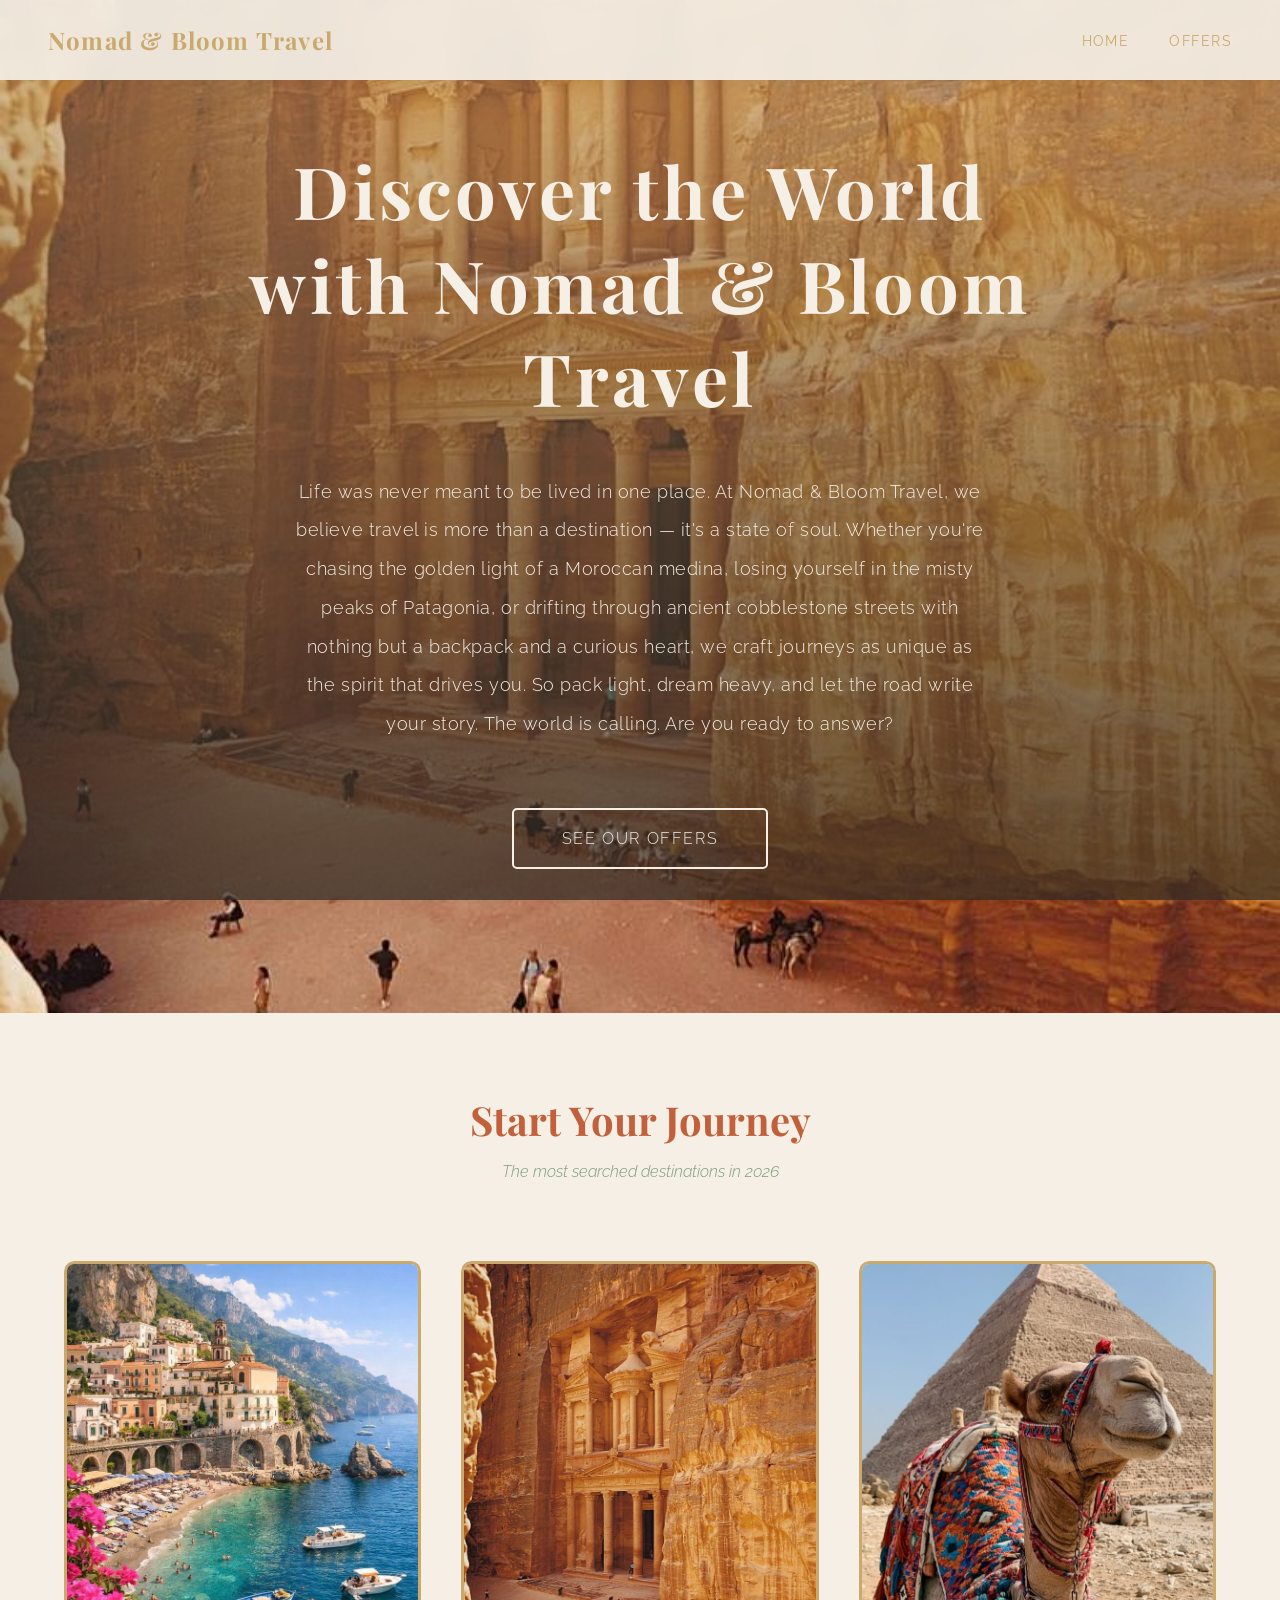
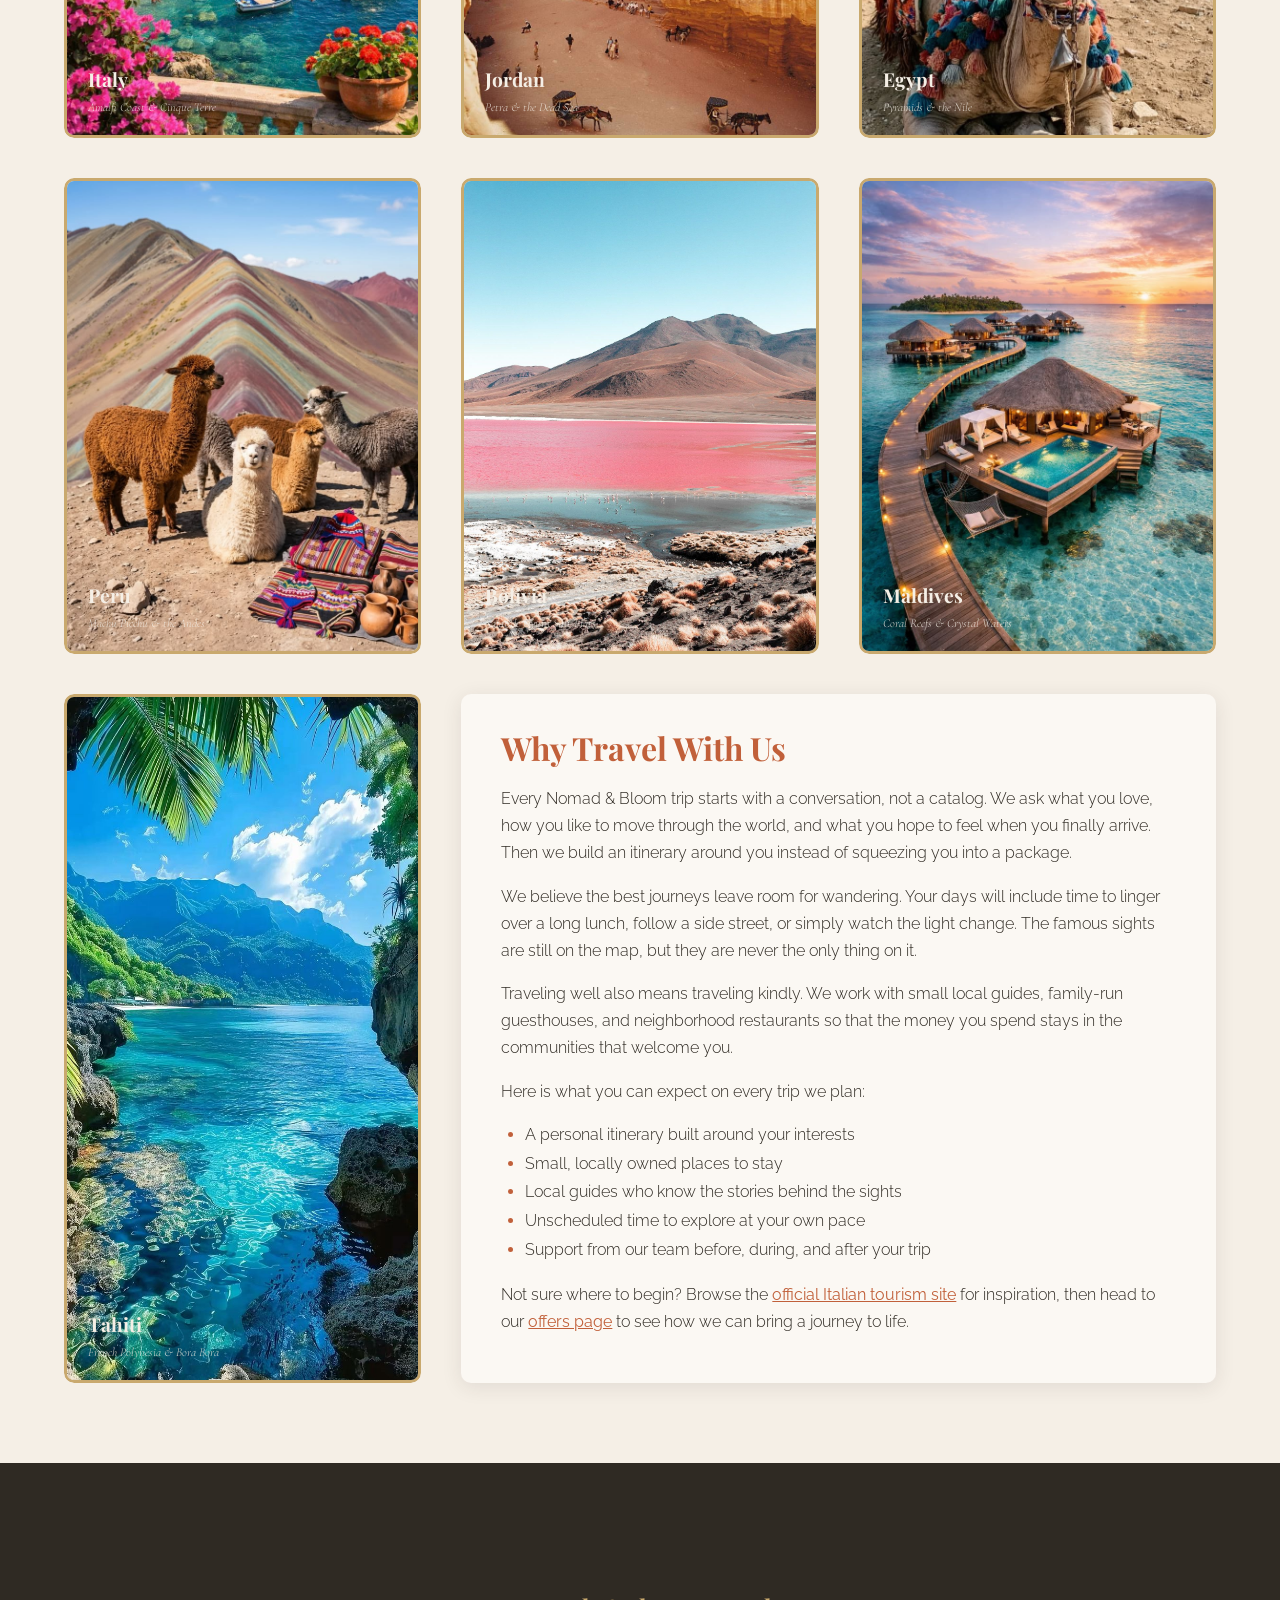
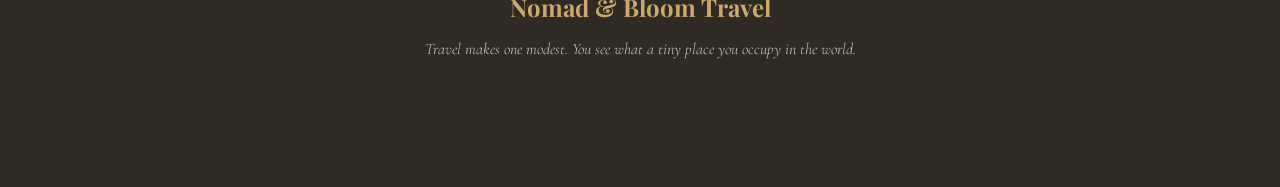
<file: index.html>
<!DOCTYPE html>
<html lang="en">
  <head>
    <meta charset="UTF-8">
    <meta name="viewport" content="width=device-width, initial-scale=1.0">
    <title>Nomad &amp; Bloom Travel | Home</title>
    <link rel="preconnect" href="https://fonts.googleapis.com">
    <link href="https://fonts.googleapis.com/css2?family=Playfair+Display:ital,wght@0,700;1,400&amp;family=Raleway:wght@300;400&amp;family=Cormorant+Garamond:ital@1&amp;display=swap" rel="stylesheet">
    <link rel="stylesheet" href="style.css">
  </head>
  <body>

    <nav>
      <div class="nav__logo">
        <a href="index.html">Nomad &amp; Bloom Travel</a>
      </div>
      <ul class="nav__links">
        <li class="link"><a href="index.html">Home</a></li>
        <li class="link"><a href="offers.html">Offers</a></li>
      </ul>
    </nav>

    <header>
      <div class="section__container">
        <div class="header__content">
          <h1>Discover the World with Nomad &amp; Bloom Travel</h1>
          <p>
            Life was never meant to be lived in one place. At Nomad &amp; Bloom
            Travel, we believe travel is more than a destination — it's a state
            of soul. Whether you're chasing the golden light of a Moroccan medina,
            losing yourself in the misty peaks of Patagonia, or drifting through
            ancient cobblestone streets with nothing but a backpack and a curious
            heart, we craft journeys as unique as the spirit that drives you.
            So pack light, dream heavy, and let the road write your story.
            The world is calling. Are you ready to answer?
          </p>
          <a class="btn" href="offers.html">See Our Offers</a>
        </div>
      </div>
    </header>

    <section class="journey__container">
      <div class="section__container">
        <h2 class="section__title">Start Your Journey</h2>
        <p class="section__subtitle">The most searched destinations in 2026</p>
        <div class="journey__grid">

          <div class="country__card">
            <img src="images/amalfi.jpg" alt="Colorful cliffside villages along the Amalfi Coast in Italy">
            <div class="country__overlay">
              <p>Lose yourself in cobblestone streets, golden light, and food that feels like a love letter.</p>
            </div>
            <div class="country__name">
              <span>Italy</span>
              <p class="country__desc">Amalfi Coast &amp; Cinque Terre</p>
            </div>
          </div>

          <div class="country__card">
            <img src="images/jordan.jpg" alt="The rose-red rock city of Petra in Jordan">
            <div class="country__overlay">
              <p>Walk through the ancient rose-red city of Petra and float in the mystical Dead Sea.</p>
            </div>
            <div class="country__name">
              <span>Jordan</span>
              <p class="country__desc">Petra &amp; the Dead Sea</p>
            </div>
          </div>

          <div class="country__card">
            <img src="images/egypt.jpg" alt="The Great Pyramids standing in the Egyptian desert">
            <div class="country__overlay">
              <p>Stand in the shadow of the Great Pyramids and sail the timeless waters of the Nile.</p>
            </div>
            <div class="country__name">
              <span>Egypt</span>
              <p class="country__desc">Pyramids &amp; the Nile</p>
            </div>
          </div>

          <div class="country__card">
            <img src="images/peru.jpg" alt="Machu Picchu ruins high in the Andes Mountains of Peru">
            <div class="country__overlay">
              <p>Trek through the clouds to the lost Incan city of Machu Picchu hidden in the Andes.</p>
            </div>
            <div class="country__name">
              <span>Peru</span>
              <p class="country__desc">Machu Picchu &amp; the Andes</p>
            </div>
          </div>

          <div class="country__card">
            <img src="images/bolivia.jpg" alt="The mirror-like Salar de Uyuni salt flats in Bolivia">
            <div class="country__overlay">
              <p>Walk across the world's largest salt flat — a mirror so perfect it reflects the sky.</p>
            </div>
            <div class="country__name">
              <span>Bolivia</span>
              <p class="country__desc">Salar de Uyuni Salt Flats</p>
            </div>
          </div>

          <div class="country__card">
            <img src="images/maldives.jpg" alt="Overwater bungalows above turquoise water in the Maldives">
            <div class="country__overlay">
              <p>Disappear into endless ocean blue — where overwater bungalows meet untouched coral reefs.</p>
            </div>
            <div class="country__name">
              <span>Maldives</span>
              <p class="country__desc">Coral Reefs &amp; Crystal Waters</p>
            </div>
          </div>

          <div class="country__card country__card--tall">
            <img src="images/tahiti.jpg" alt="A turquoise lagoon and overwater huts in Tahiti">
            <div class="country__overlay">
              <p>Drift through turquoise lagoons and sleep over the water in paradise's own backyard.</p>
            </div>
            <div class="country__name">
              <span>Tahiti</span>
              <p class="country__desc">French Polynesia &amp; Bora Bora</p>
            </div>
          </div>

          <div class="why__card">
            <h2 class="why__title">Why Travel With Us</h2>
            <p>
              Every Nomad &amp; Bloom trip starts with a conversation, not a catalog.
              We ask what you love, how you like to move through the world, and what
              you hope to feel when you finally arrive. Then we build an itinerary
              around you instead of squeezing you into a package.
            </p>
            <p>
              We believe the best journeys leave room for wandering. Your days will
              include time to linger over a long lunch, follow a side street, or
              simply watch the light change. The famous sights are still on the map,
              but they are never the only thing on it.
            </p>
            <p>
              Traveling well also means traveling kindly. We work with small local
              guides, family-run guesthouses, and neighborhood restaurants so that
              the money you spend stays in the communities that welcome you.
            </p>
            <p>Here is what you can expect on every trip we plan:</p>
            <ul>
              <li>A personal itinerary built around your interests</li>
              <li>Small, locally owned places to stay</li>
              <li>Local guides who know the stories behind the sights</li>
              <li>Unscheduled time to explore at your own pace</li>
              <li>Support from our team before, during, and after your trip</li>
            </ul>
            <p>
              Not sure where to begin? Browse the
              <a href="https://www.italia.it/en" target="_blank" rel="noopener noreferrer">official Italian tourism site</a>
              for inspiration, then head to our <a href="offers.html">offers page</a>
              to see how we can bring a journey to life.
            </p>
          </div>

        </div>
      </div>
    </section>

    <footer>
      <div class="section__container">
        <h3>Nomad &amp; Bloom Travel</h3>
        <p>Travel makes one modest. You see what a tiny place you occupy in the world.</p>
      </div>
    </footer>

  </body>
</html>
</file>
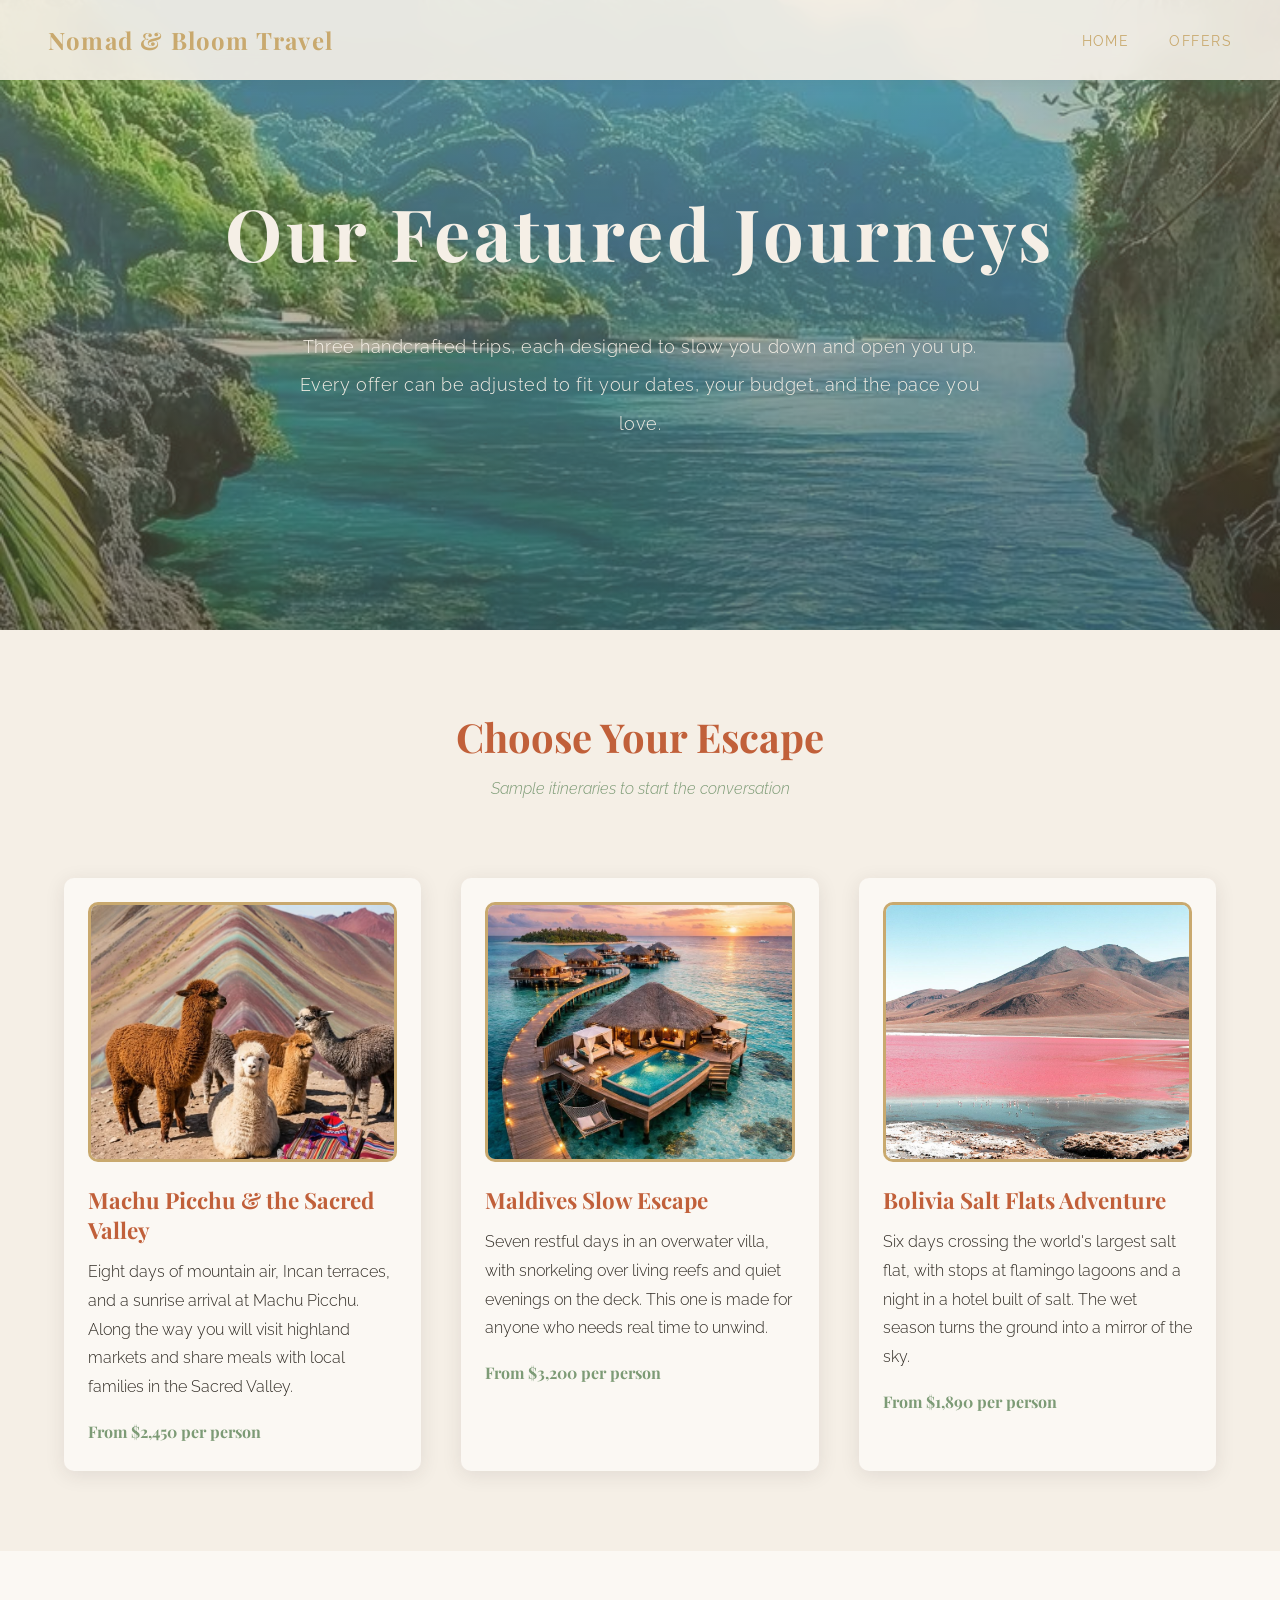
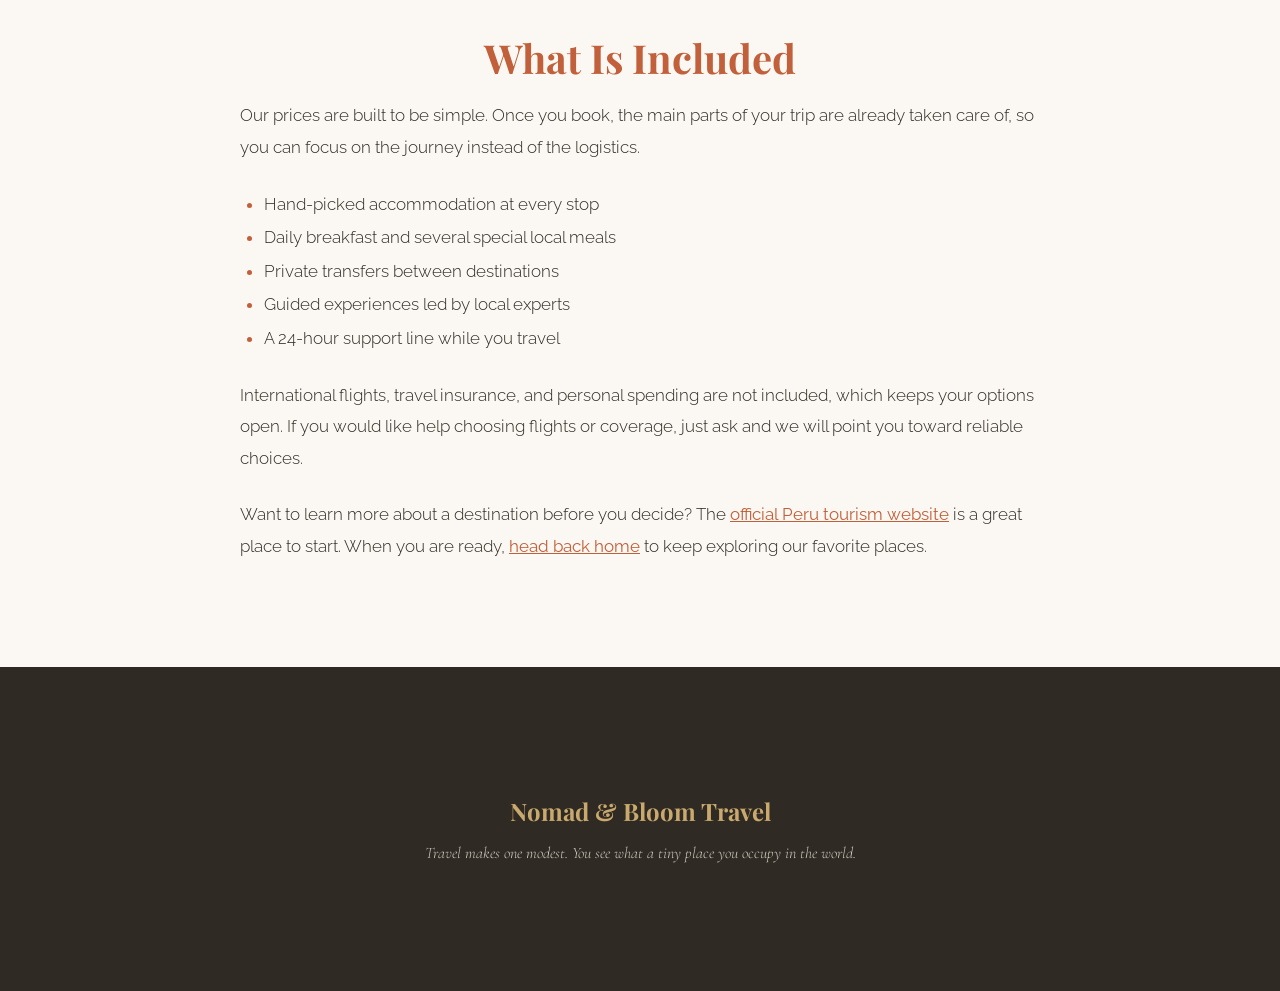
<file: offers.html>
<!DOCTYPE html>
<html lang="en">
  <head>
    <meta charset="UTF-8">
    <meta name="viewport" content="width=device-width, initial-scale=1.0">
    <title>Nomad &amp; Bloom Travel | Offers</title>
    <link rel="preconnect" href="https://fonts.googleapis.com">
    <link href="https://fonts.googleapis.com/css2?family=Playfair+Display:ital,wght@0,700;1,400&amp;family=Raleway:wght@300;400&amp;family=Cormorant+Garamond:ital@1&amp;display=swap" rel="stylesheet">
    <link rel="stylesheet" href="style.css">
  </head>
  <body>

    <nav>
      <div class="nav__logo">
        <a href="index.html">Nomad &amp; Bloom Travel</a>
      </div>
      <ul class="nav__links">
        <li class="link"><a href="index.html">Home</a></li>
        <li class="link"><a href="offers.html">Offers</a></li>
      </ul>
    </nav>

    <header class="page__header">
      <div class="section__container">
        <div class="header__content">
          <h1>Our Featured Journeys</h1>
          <p>
            Three handcrafted trips, each designed to slow you down and open
            you up. Every offer can be adjusted to fit your dates, your budget,
            and the pace you love.
          </p>
        </div>
      </div>
    </header>

    <section class="offers__container">
      <div class="section__container">
        <h2 class="section__title">Choose Your Escape</h2>
        <p class="section__subtitle">Sample itineraries to start the conversation</p>
        <div class="offers__grid">

          <div class="offer__card">
            <img src="images/peru.jpg" alt="Hikers approaching Machu Picchu above the clouds in Peru">
            <h3>Machu Picchu &amp; the Sacred Valley</h3>
            <p>
              Eight days of mountain air, Incan terraces, and a sunrise arrival
              at Machu Picchu. Along the way you will visit highland markets and
              share meals with local families in the Sacred Valley.
            </p>
            <p class="offer__price">From $2,450 per person</p>
          </div>

          <div class="offer__card">
            <img src="images/maldives.jpg" alt="A row of overwater villas on the clear water of the Maldives">
            <h3>Maldives Slow Escape</h3>
            <p>
              Seven restful days in an overwater villa, with snorkeling over
              living reefs and quiet evenings on the deck. This one is made for
              anyone who needs real time to unwind.
            </p>
            <p class="offer__price">From $3,200 per person</p>
          </div>

          <div class="offer__card">
            <img src="images/bolivia.jpg" alt="Sky reflected in the shallow water of the Uyuni salt flats in Bolivia">
            <h3>Bolivia Salt Flats Adventure</h3>
            <p>
              Six days crossing the world's largest salt flat, with stops at
              flamingo lagoons and a night in a hotel built of salt. The wet
              season turns the ground into a mirror of the sky.
            </p>
            <p class="offer__price">From $1,890 per person</p>
          </div>

        </div>
      </div>
    </section>

    <section class="included__container">
      <div class="section__container">
        <h2 class="section__title">What Is Included</h2>
        <div class="why__content">
          <p>
            Our prices are built to be simple. Once you book, the main
            parts of your trip are already taken care of, so you can focus on
            the journey instead of the logistics.
          </p>
          <ul>
            <li>Hand-picked accommodation at every stop</li>
            <li>Daily breakfast and several special local meals</li>
            <li>Private transfers between destinations</li>
            <li>Guided experiences led by local experts</li>
            <li>A 24-hour support line while you travel</li>
          </ul>
          <p>
            International flights, travel insurance, and personal spending are
            not included, which keeps your options open. If you would like help
            choosing flights or coverage, just ask and we will point you toward
            reliable choices.
          </p>
          <p>
            Want to learn more about a destination before you decide? The
            <a href="https://www.peru.travel/en" target="_blank" rel="noopener noreferrer">official Peru tourism website</a>
            is a great place to start. When you are ready, <a href="index.html">head back home</a>
            to keep exploring our favorite places.
          </p>
        </div>
      </div>
    </section>

    <footer>
      <div class="section__container">
        <h3>Nomad &amp; Bloom Travel</h3>
        <p>Travel makes one modest. You see what a tiny place you occupy in the world.</p>
      </div>
    </footer>

  </body>
</html>
</file>
<file: style.css>
:root {
  --color-primary: #C9A96E;    /* warm sand gold */
  --color-secondary: #7D9B76;  /* sage green */
  --color-accent: #C1603A;     /* terracotta */
  --color-background: #F5EFE6; /* cream linen */
  --color-text: #2F2A23;       /* deep espresso */
  --max-width: 1400px;
  --extra-light: #F5EFE6;
}

* {
  padding: 0;
  margin: 0;
  box-sizing: border-box;
}

html {
  scroll-behavior: smooth;
}

body {
  font-family: 'Raleway', sans-serif;
  font-weight: 300;
  color: var(--color-text);
  background-color: var(--color-background);
  overflow-x: hidden;
}

h1, h2, h3 {
  font-family: 'Playfair Display', serif;
}

img {
  max-width: 100%;
}

/* ── SECTION ── */
.section__container {
  padding: 5rem 4rem;
  max-width: var(--max-width);
  margin: 0 auto;
}

.section__title {
  font-size: 2.5rem;
  font-weight: 700;
  color: var(--color-accent);
  margin-bottom: 1rem;
  text-align: center;
}

.section__subtitle {
  font-size: 1rem;
  font-style: italic;
  color: var(--color-secondary);
  margin-bottom: 5rem;
  text-align: center;
}

/* ── NAV ── */
nav {
  position: fixed;
  top: 0;
  left: 0;
  width: 100%;
  z-index: 999;
  padding: 1.5rem 3rem;
  display: flex;
  align-items: center;
  justify-content: space-between;
  background-color: rgba(245, 239, 230, 0.92);
  backdrop-filter: blur(10px);
  box-shadow: 0 2px 15px rgba(47, 42, 35, 0.08);
}

.nav__logo a {
  font-family: 'Playfair Display', serif;
  font-size: 1.5rem;
  font-weight: 700;
  color: var(--color-primary);
  text-decoration: none;
  letter-spacing: 0.05em;
}

.nav__links {
  display: flex;
  list-style: none;
  align-items: center;
  gap: 2.5rem;
}

.link a {
  font-family: 'Raleway', sans-serif;
  font-size: 0.9rem;
  font-weight: 400;
  color: var(--color-primary);
  text-decoration: none;
  text-transform: uppercase;
  letter-spacing: 0.1em;
  transition: 0.3s ease;
}

.link a:hover {
  color: var(--color-accent);
}

/* ── HEADER ── */
header {
  min-height: 100vh;
  background-image: linear-gradient(
    rgba(201, 169, 110, 0.4),
    rgba(47, 42, 35, 0.7)
  ),
  url("images/jordan.jpg");
  background-size: cover;
  background-position: center center;
  background-repeat: no-repeat;
  background-attachment: fixed;
  display: flex;
  align-items: center;
  justify-content: center;
}

header.page__header {
  min-height: 70vh;
  background-image: linear-gradient(
    rgba(201, 169, 110, 0.4),
    rgba(47, 42, 35, 0.7)
  ),
  url("images/tahiti.jpg");
}

header .section__container {
  display: flex;
  justify-content: center;
  align-items: center;
  height: 100%;
}

.header__content {
  display: flex;
  flex-direction: column;
  align-items: center;
  justify-content: center;
  text-align: center;
  gap: 3rem;
  color: #F5EFE6;
  max-width: 900px;
  margin: 0 auto;
  padding: 4rem 2rem;
}

.header__content h1 {
  font-size: 4.5rem;
  font-weight: 700;
  line-height: 1.3;
  letter-spacing: 0.05em;
  color: #F5EFE6;
}

.header__content p {
  font-size: 1.1rem;
  font-weight: 300;
  color: #F5EFE6;
  line-height: 2.2;
  letter-spacing: 0.03em;
  text-align: center;
  max-width: 700px;
}

.header__content .btn {
  display: inline-block;
  padding: 1.2rem 3rem;
  border: 2px solid #F5EFE6;
  border-radius: 5px;
  background-color: transparent;
  color: #F5EFE6;
  font-size: 1rem;
  letter-spacing: 0.1em;
  text-transform: uppercase;
  text-decoration: none;
  transition: 0.3s ease;
  margin-top: 1rem;
}

.header__content .btn:hover {
  background-color: var(--color-primary);
  border-color: var(--color-primary);
}

/* ── JOURNEY GRID (HOME) ── */
.journey__grid {
  display: grid;
  grid-template-columns: repeat(3, 1fr);
  gap: 2.5rem;
  justify-content: center;
  align-items: center;
  margin: 0 auto;
}

.country__card {
  position: relative;
  overflow: hidden;
  border-radius: 10px;
  aspect-ratio: 3 / 4;
}

/* Tahiti card stretches to match the height of the text card beside it */
.country__card--tall {
  aspect-ratio: auto;
  align-self: stretch;
  min-height: 420px;
}

.country__card img {
  border: 3px solid var(--color-primary);
  border-radius: 10px;
  width: 100%;
  height: 100%;
  object-fit: cover;
  transition: transform 0.5s ease;
}

.country__card:hover img {
  transform: scale(1.08);
}

.country__overlay {
  position: absolute;
  bottom: 0;
  left: 0;
  width: 100%;
  padding: 3rem 1rem 3.5rem;
  background: linear-gradient(
    transparent,
    rgba(47, 42, 35, 0.85)
  );
  color: var(--extra-light);
  font-family: 'Cormorant Garamond', serif;
  font-style: italic;
  font-size: 0.95rem;
  text-align: center;
  opacity: 0;
  transform: translateY(10px);
  transition: opacity 0.4s ease, transform 0.4s ease;
}

.country__card:hover .country__overlay {
  opacity: 1;
  transform: translateY(0);
}

.country__name {
  position: absolute;
  bottom: 1.5rem;
  left: 1.5rem;
  display: flex;
  flex-direction: column;
  color: var(--extra-light);
  gap: 0.3rem;
}

.country__name span {
  font-family: 'Playfair Display', serif;
  font-size: 1.2rem;
  font-weight: 700;
}

.country__desc {
  font-family: 'Cormorant Garamond', serif;
  font-style: italic;
  font-size: 0.75rem;
  color: var(--extra-light);
  opacity: 0.85;
  margin-top: 0.2rem;
}

/* ── WHY TRAVEL WITH US (BESIDE TAHITI) ── */
.why__card {
  grid-column: span 2;
  align-self: stretch;
  background-color: #FBF8F3;
  border-radius: 10px;
  padding: 2rem 2.5rem;
  box-shadow: 0 4px 20px rgba(47, 42, 35, 0.1);
}

.why__title {
  font-size: 2rem;
  font-weight: 700;
  color: var(--color-accent);
  margin-bottom: 1rem;
}

.why__card p {
  font-size: 1rem;
  line-height: 1.7;
  margin-bottom: 1rem;
}

.why__card ul {
  margin: 0 0 1rem 1.5rem;
  line-height: 1.8;
  font-size: 1rem;
}

.why__card li::marker {
  color: var(--color-accent);
}

.why__card a {
  color: var(--color-accent);
  font-weight: 400;
}

.why__card a:hover {
  color: var(--color-secondary);
}

/* ── TEXT SECTIONS (OFFERS) ── */
.included__container {
  background-color: #FBF8F3;
}

.why__content {
  max-width: 800px;
  margin: 0 auto;
}

.why__content p {
  font-size: 1.05rem;
  line-height: 1.9;
  margin-bottom: 1.5rem;
}

.why__content ul {
  margin: 0 0 1.5rem 1.5rem;
  line-height: 2;
  font-size: 1.05rem;
}

.why__content li::marker {
  color: var(--color-accent);
}

.why__content a {
  color: var(--color-accent);
  font-weight: 400;
}

.why__content a:hover {
  color: var(--color-secondary);
}

/* ── OFFERS GRID ── */
.offers__grid {
  display: grid;
  grid-template-columns: repeat(3, 1fr);
  gap: 2.5rem;
}

.offer__card {
  background-color: #FBF8F3;
  border-radius: 10px;
  padding: 1.5rem;
  box-shadow: 0 4px 20px rgba(47, 42, 35, 0.1);
}

.offer__card img {
  border: 3px solid var(--color-primary);
  border-radius: 10px;
  width: 100%;
  height: 260px;
  object-fit: cover;
  margin-bottom: 1.2rem;
}

.offer__card h3 {
  font-size: 1.4rem;
  color: var(--color-accent);
  margin-bottom: 0.8rem;
}

.offer__card p {
  line-height: 1.8;
  margin-bottom: 1rem;
}

.offer__card .offer__price {
  font-family: 'Playfair Display', serif;
  font-weight: 700;
  color: var(--color-secondary);
  margin-bottom: 0;
}

/* ── FOOTER ── */
footer {
  background-color: var(--color-text);
  color: var(--extra-light);
  text-align: center;
  padding: 3rem 1rem;
}

footer h3 {
  font-size: 1.5rem;
  color: var(--color-primary);
  margin-bottom: 1rem;
}

footer p {
  font-family: 'Cormorant Garamond', serif;
  font-style: italic;
  font-size: 1rem;
  margin-top: 1rem;
  opacity: 0.8;
}

/* ── MEDIA QUERIES ── */
@media (max-width: 900px) {
  .journey__grid,
  .offers__grid {
    grid-template-columns: repeat(2, 1fr);
  }

  /* Tahiti spans the full row, then the text card sits below it */
  .country__card--tall {
    grid-column: 1 / -1;
    aspect-ratio: 16 / 9;
    min-height: 0;
  }

  .why__card {
    grid-column: 1 / -1;
  }
}

@media (max-width: 600px) {
  .journey__grid,
  .offers__grid {
    grid-template-columns: 1fr;
  }

  .country__card--tall {
    grid-column: auto;
    aspect-ratio: 3 / 4;
  }

  .why__card {
    grid-column: auto;
    padding: 1.5rem;
  }

  .section__container {
    padding: 4rem 1.5rem;
  }

  .header__content h1 {
    font-size: 2.5rem;
  }

  nav {
    padding: 1rem 1.5rem;
  }

  .nav__logo a {
    font-size: 1.1rem;
  }

  .nav__links {
    gap: 1rem;
  }
}
</file>
